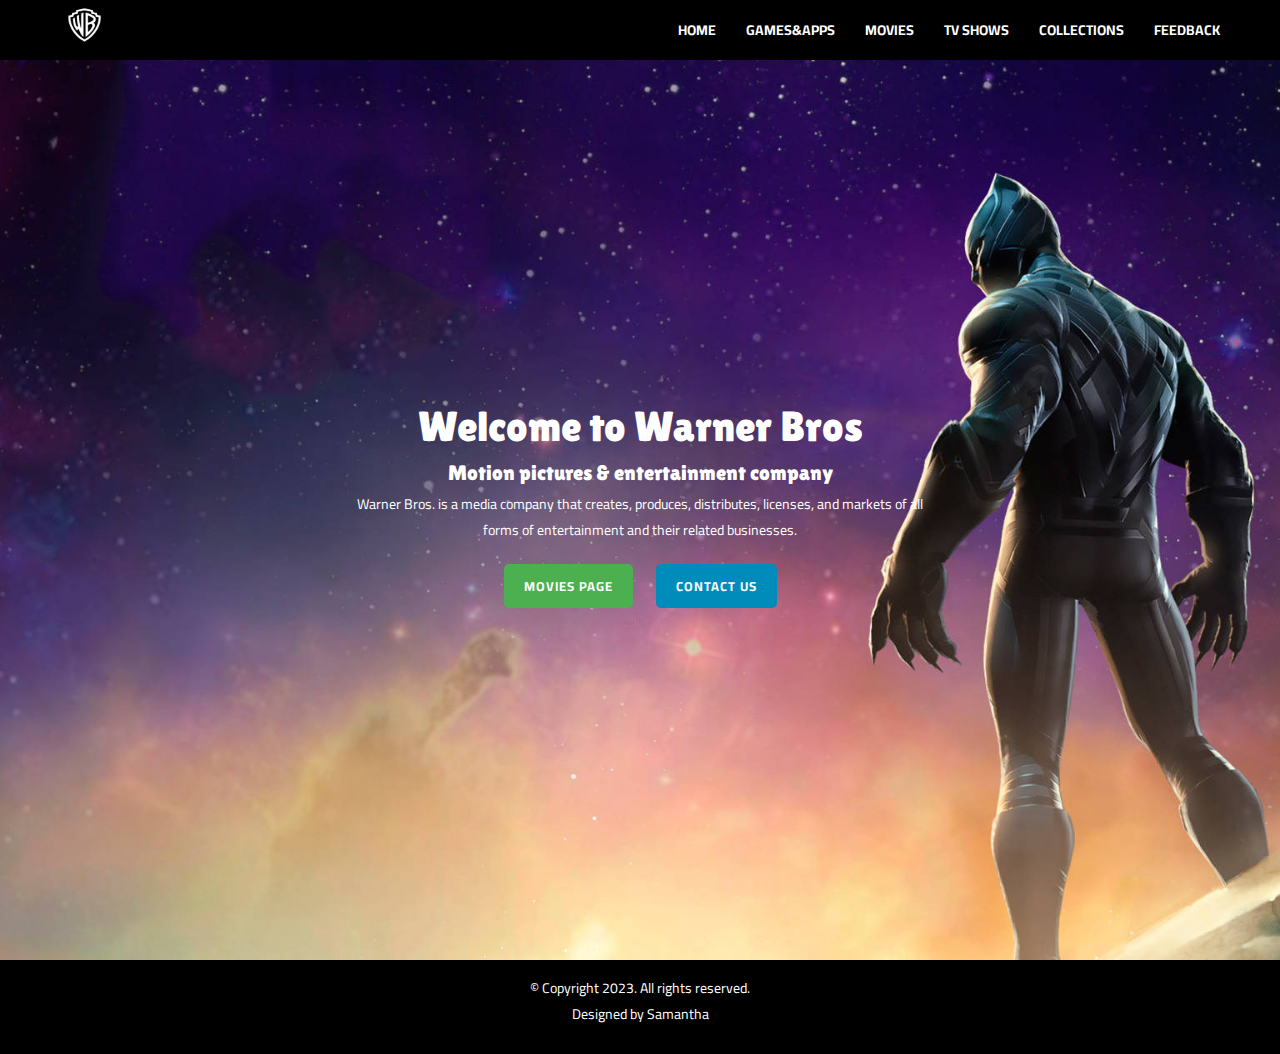
<file: index.html>
<!DOCTYPE html>
<html lang="en">
<head>
    <meta charset="UTF-8">
    <meta http-equiv="X-UA-Compatible" content="IE=edge">
    <meta name="viewport" content="width=device-width, initial-scale=1.0">
    <title>Warner Bros</title>

    <!--Favicon-->
    <link rel="shortcut icon" href="images/warner-bros-logo.png" type="image/x-icon">

    <!-- GOOGLE FONTS -->
    <link rel="preconnect" href="https://fonts.gstatic.com">
    <link href="https://fonts.googleapis.com/css2?family=Cairo:wght@200;300;400;600;700;900&display=swap" rel="stylesheet">

    <link rel="preconnect" href="https://fonts.googleapis.com">
    <link rel="preconnect" href="https://fonts.gstatic.com" crossorigin>
    <link href="https://fonts.googleapis.com/css2?family=Lilita+One&display=swap" rel="stylesheet">

    <!-- OWL CAROUSEL -->
    <link rel="stylesheet" href="https://cdnjs.cloudflare.com/ajax/libs/OwlCarousel2/2.3.4/assets/owl.carousel.min.css" integrity="sha512-tS3S5qG0BlhnQROyJXvNjeEM4UpMXHrQfTGmbQ1gKmelCxlSEBUaxhRBj/EFTzpbP4RVSrpEikbmdJobCvhE3g==" crossorigin="anonymous" />

    <!-- BOX ICONS -->
    <link href='https://unpkg.com/boxicons@2.0.7/css/boxicons.min.css' rel='stylesheet'>

    <!-- APP CSS -->
    <link rel="stylesheet" href="grid.css">
    <link rel="stylesheet" href="app.css">


    <style>
        
        main{
            width: 100%;
            height: 100vh;
            animation: slider 150 infinite linear;
            background-repeat: no-repeat;
            background-size: cover;
        }
   

        main{
            width: 100%;
            height: 100vh;
            display: flex;
            justify-content: center;
            align-items: center;
            text-align: center;
        }
        section a{
            padding: 12px 30px;
            border-radius: 4px;
            outline: none;
            text-transform: uppercase;
            font-size: 13px;
            font-weight: 500;
            text-decoration: none;
            letter-spacing: 1px;
            background: #fff;
            color: #000;

        }

        h1 {
        font-family: "Lilita One", sans-serif;
        font-weight: 400;
        font-style: normal;
        font-size: 3em;
        margin-bottom: 2%;
        }
        h2{
            font-family: "Lilita One", sans-serif;
        font-weight: 400;
        font-style: normal;
        }
        p{
            margin-top: 1%;
            margin-bottom: 2%;
        }
    </style>
</head>

<body>

    <!-- NAV -->
    <div class="nav-wrapper">
        <div class="container">
            <div class="nav">
                <a href="index.html" class="logo">
                    <img src="images/warner-bros-logo.jpg" alt="" height="50" style="margin-top: 6px;">
                </a>
                <ul class="nav-menu" id="nav-menu">
                    <li><a href="index.html">Home</a></li>
                    <li><a href="games&apps page.html">Games&Apps</a></li>
                    <li><a href="movies page.html">Movies</a></li>
                    <li><a href="tv shows page.html">TV Shows</a></li>
                    <li><a href="collections page.html">Collections</a></li>
                    <li><a href="Feedback page.html">Feedback</a></li>
                </ul>
                <!-- MOBILE MENU TOGGLE -->
                <div class="hamburger-menu" id="hamburger-menu">
                    <div class="hamburger"></div>
                </div>
            </div>
        </div>
    </div>
    <!-- END NAV -->

    <main style="background-image: url(images/black-panther_bg.jpg); background-size: cover;">
        <section class="welcome">
        <h1 st>Welcome to Warner Bros</h1>
        <h2>Motion pictures &<span class="header"> entertainment company </span></h2>
            <P>Warner Bros. is a media company that creates, produces, distributes, licenses, and markets of all <br>
               forms of entertainment and their related businesses.</P> 
                <a href="movies page.html" class="btnone">movies page</a>
                <a href="Feedback page.html" class="btntwo">Contact us</a>
        </section>
    </main>

    <section class="footer">
        <p> &copy; Copyright 2023. All rights reserved. <br> Designed by Samantha</p>
    </section>  

    <!-- SCRIPT -->
    <!-- JQUERY -->
    <script src="https://code.jquery.com/jquery-3.6.0.min.js" integrity="sha256-/xUj+3OJU5yExlq6GSYGSHk7tPXikynS7ogEvDej/m4=" crossorigin="anonymous"></script>
    <!-- OWL CAROUSEL -->
    <script src="https://cdnjs.cloudflare.com/ajax/libs/OwlCarousel2/2.3.4/owl.carousel.min.js" integrity="sha512-bPs7Ae6pVvhOSiIcyUClR7/q2OAsRiovw4vAkX+zJbw3ShAeeqezq50RIIcIURq7Oa20rW2n2q+fyXBNcU9lrw==" crossorigin="anonymous"></script>
    <!-- APP SCRIPT -->
    <script src="app.js"></script>

</body>

</html>
</file>
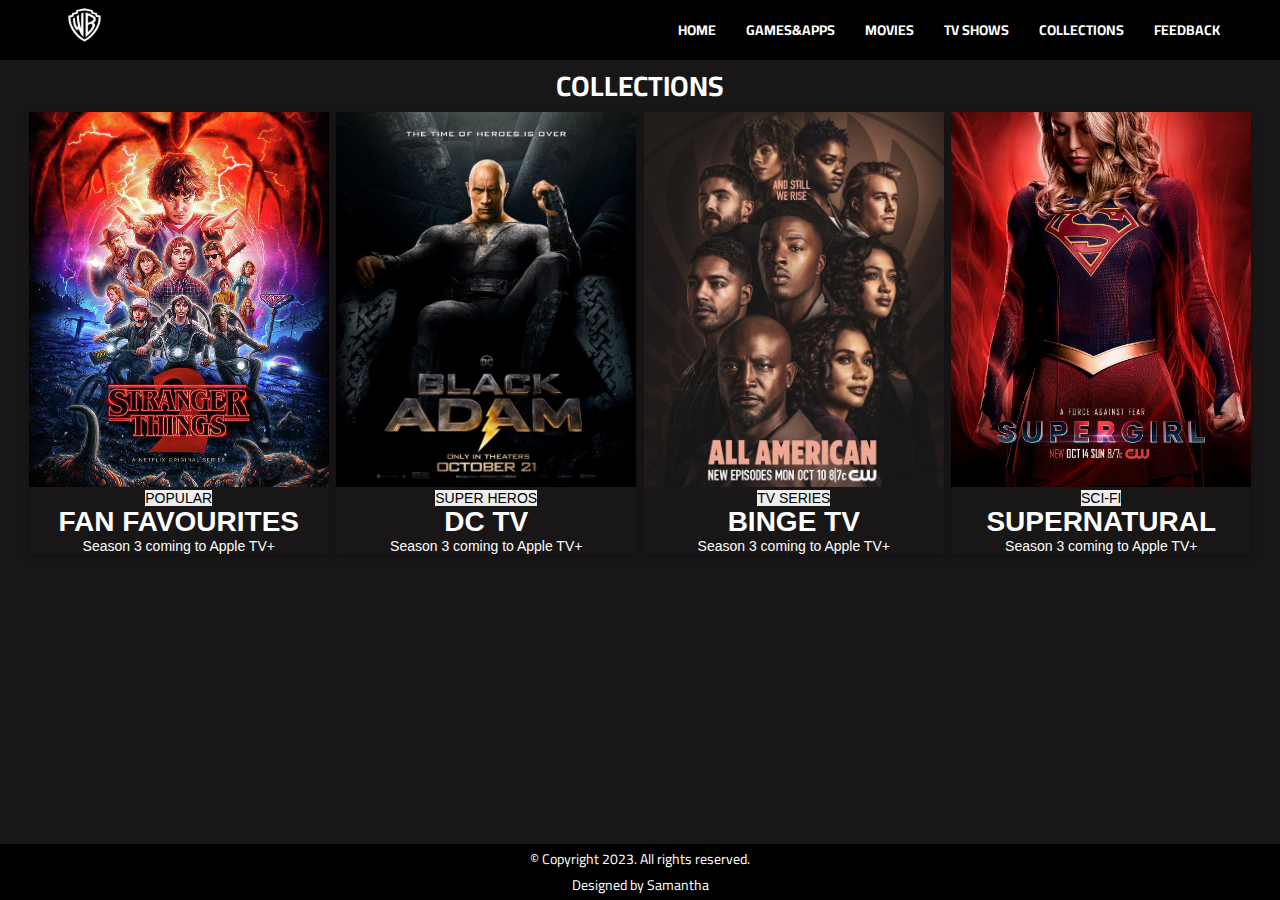
<file: collections page.html>
<!DOCTYPE html>
<html lang="en">

<head>
    <meta charset="UTF-8">
    <meta http-equiv="X-UA-Compatible" content="IE=edge">
    <meta name="viewport" content="width=device-width, initial-scale=1.0">
    <title>Warner Bros</title>

    <!--Favicon-->
    <link rel="shortcut icon" href="images/warner-bros-logo.png" type="image/x-icon">

    <!-- GOOGLE FONTS -->
    <link rel="preconnect" href="https://fonts.gstatic.com">
    <link href="https://fonts.googleapis.com/css2?family=Cairo:wght@200;300;400;600;700;900&display=swap" rel="stylesheet">
    <!-- OWL CAROUSEL -->
    <link rel="stylesheet" href="https://cdnjs.cloudflare.com/ajax/libs/OwlCarousel2/2.3.4/assets/owl.carousel.min.css" integrity="sha512-tS3S5qG0BlhnQROyJXvNjeEM4UpMXHrQfTGmbQ1gKmelCxlSEBUaxhRBj/EFTzpbP4RVSrpEikbmdJobCvhE3g==" crossorigin="anonymous" />
    <!-- BOX ICONS -->
    <link href='https://unpkg.com/boxicons@2.0.7/css/boxicons.min.css' rel='stylesheet'>
    <!-- APP CSS -->
    <link rel="stylesheet" href="grid.css">
    <link rel="stylesheet" href="app.css">

    <style>
        h1{
            text-align: center;
        }

        .card {
          box-shadow: 0 4px 8px 0 rgba(0, 0, 0, 0.2);
          max-width: 300px;
          margin: auto;
          text-align: center;
          font-family: arial;
        }
        
        .card button {
          border: none;
          outline: 0;
          padding: 12px;
          color: white;
          background-color: #000;
          text-align: center;
          cursor: pointer;
          width: 100%;
          font-size: 18px;
        }
        
        .card button:hover {
          opacity: 0.7;
        }

        .card span {
            color: #000;
            background-color: rgb(238, 238, 238);
        }

        .footer{
            position: fixed;
            left: 0;
            bottom: 0;
            width: 100%;
            text-align: center;
        }
        </style>
</head>

<body>

    <!-- NAV -->
    <div class="nav-wrapper">
        <div class="container">
            <div class="nav">
                <a href="index.html" class="logo">
                    <img src="images/warner-bros-logo.jpg" alt="" height="50" style="margin-top: 6px;">
                </a>
                <ul class="nav-menu" id="nav-menu">
                    <li><a href="index.html">Home</a></li>
                    <li><a href="games&apps page.html">Games&Apps</a></li>
                    <li><a href="movies page.html">Movies</a></li>
                    <li><a href="tv shows page.html">TV Shows</a></li>
                    <li><a href="collections page.html">Collections</a></li>
                    <li><a href="Feedback page.html">Feedback</a></li>
                </ul>
                <!-- MOBILE MENU TOGGLE -->
                <div class="hamburger-menu" id="hamburger-menu">
                    <div class="hamburger"></div>
                </div>
            </div>
        </div>
    </div>
    <!-- END NAV -->

<!--COLLECTION START-->
<section>
    <h1 style="font-weight: bolder;">COLLECTIONS</h1>
    <div class="container">
        <div class="row"> 
        <div class="card">
            <img src="images/series/stranger-thing.jpg" alt="" style="width:100%">
                <span>POPULAR</span>
                <h1>FAN FAVOURITES</h1>
                <p>Season 3 coming to Apple TV+</p>
        </div>
        <div class="card">
            <img src="images/series/black adam.jpg" alt="" style="width:100%">
                <span>SUPER HEROS</span>
                <h1>DC TV</h1>
                <p>Season 3 coming to Apple TV+</p>
        </div>
        <div class="card">
            <img src="images/series/all american.jpg" alt="" style="width:100%">
                <span>TV SERIES</span>
                <h1>BINGE TV</h1>
                <p>Season 3 coming to Apple TV+</p>
        </div>
        <div class="card">
            <img src="images/series/supergirl.jpg" alt="" style="width:100%">
                <span>SCI-FI</span>
                <h1>SUPERNATURAL</h1>
                <p>Season 3 coming to Apple TV+</p>
        </div>
        </div>
    </div>
</section>
<!-- COLLECTION END -->

<!-- FOOTER SECTION -->
    <section class="footer">
        <p> &copy; Copyright 2023. All rights reserved. <br> Designed by Samantha</p>
    </section>  
<!-- END FOOTER SECTION -->

    <!-- SCRIPT -->
    <!-- JQUERY -->
    <script src="https://code.jquery.com/jquery-3.6.0.min.js" integrity="sha256-/xUj+3OJU5yExlq6GSYGSHk7tPXikynS7ogEvDej/m4=" crossorigin="anonymous"></script>
    <!-- OWL CAROUSEL -->
    <script src="https://cdnjs.cloudflare.com/ajax/libs/OwlCarousel2/2.3.4/owl.carousel.min.js" integrity="sha512-bPs7Ae6pVvhOSiIcyUClR7/q2OAsRiovw4vAkX+zJbw3ShAeeqezq50RIIcIURq7Oa20rW2n2q+fyXBNcU9lrw==" crossorigin="anonymous"></script>
    <!-- APP SCRIPT -->
    <script src="app.js"></script>

</body>

</html>
</file>
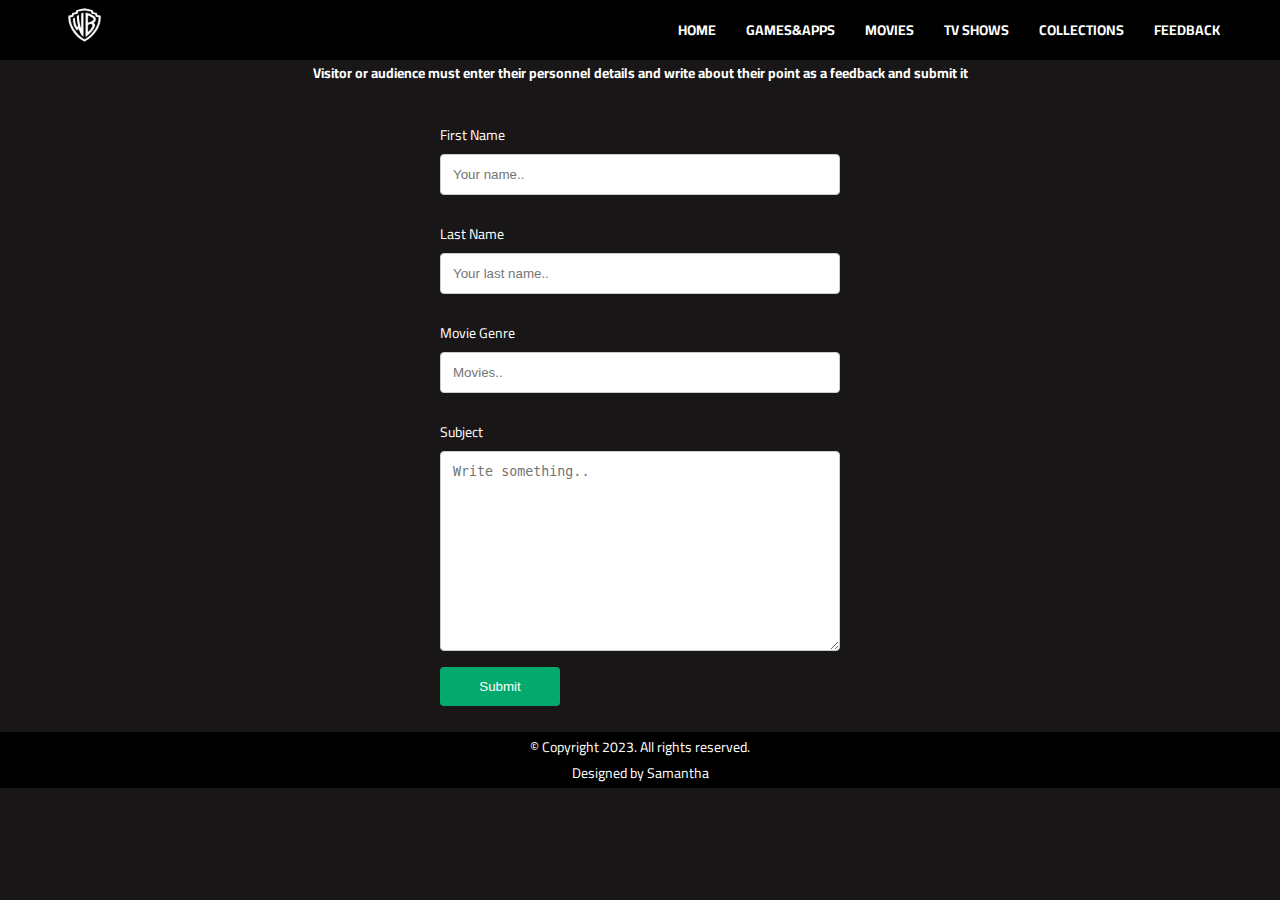
<file: Feedback page.html>
<!DOCTYPE html>
<html lang="en">

<head>
    <meta charset="UTF-8">
    <meta http-equiv="X-UA-Compatible" content="IE=edge">
    <meta name="viewport" content="width=device-width, initial-scale=1.0">
    <title>
        Warner Bros.
    </title>

      <!--Favicon-->
      <link rel="shortcut icon" href="images/warner-bros-logo.png" type="image/x-icon">

    <!-- GOOGLE FONTS -->
    <link rel="preconnect" href="https://fonts.gstatic.com">
    <link href="https://fonts.googleapis.com/css2?family=Cairo:wght@200;300;400;600;700;900&display=swap" rel="stylesheet">
    <!-- OWL CAROUSEL -->
    <link rel="stylesheet" href="https://cdnjs.cloudflare.com/ajax/libs/OwlCarousel2/2.3.4/assets/owl.carousel.min.css" integrity="sha512-tS3S5qG0BlhnQROyJXvNjeEM4UpMXHrQfTGmbQ1gKmelCxlSEBUaxhRBj/EFTzpbP4RVSrpEikbmdJobCvhE3g==" crossorigin="anonymous" />
    <!-- BOX ICONS -->
    <link href='https://unpkg.com/boxicons@2.0.7/css/boxicons.min.css' rel='stylesheet'>
    <!-- APP CSS -->
    <link rel="stylesheet" href="grid.css">
    <link rel="stylesheet" href="app.css">

    <style>
        /* Form Styles */
        input[type=text], select, textarea {
            width: 100%; /* Full width */
            padding: 12px; /* Some padding */ 
            border: 1px solid #ccc; /* Gray border */
            border-radius: 4px; /* Rounded borders */
            box-sizing: border-box; /* Make sure that padding and width stays in place */
            margin-top: 6px; /* Add a top margin */
            margin-bottom: 16px; /* Bottom margin */
            resize: vertical /* Allow the user to vertically resize the textarea (not horizontally) */
        }
        
        /* Style the submit button with a specific background color etc */
        input[type=submit] {
            background-color: #04AA6D;
            color: white;
            padding: 12px 20px;
            border: none;
            border-radius: 4px;
            cursor: pointer;
        }
        </style>
</head>

<body>

    <!-- NAV -->
    <div class="nav-wrapper">
        <div class="container">
            <div class="nav">
                <a href="index.html" class="logo">
                    <img src="images/warner-bros-logo.jpg" alt="" height="50" style="margin-top: 6px;">
                </a>
                <ul class="nav-menu" id="nav-menu">
                    <li><a href="index.html">Home</a></li>
                    <li><a href="games&apps page.html">Games&Apps</a></li>
                    <li><a href="movies page.html">Movies</a></li>
                    <li><a href="tv shows page.html">TV Shows</a></li>
                    <li><a href="collections page.html">Collections</a></li>
                    <li><a href="Feedback page.html">Feedback</a></li>
                </ul>
                <!-- MOBILE MENU TOGGLE -->
                <div class="hamburger-menu" id="hamburger-menu">
                    <div class="hamburger"></div>
                </div>
            </div>
        </div>
    </div>
    <!-- END NAV -->

<!--TV SHOWS START-->
<section>
    <h4 style="text-align: center;">Visitor or audience must enter their personnel details and write about their point as a feedback and submit it</h4><br>
    <div class="container-form">
        <form action="index.html">
      
          <label for="fname">First Name</label>
          <input type="text" id="fname" name="firstname" placeholder="Your name..">
      
          <label for="lname">Last Name</label>
          <input type="text" id="lname" name="lastname" placeholder="Your last name..">

          <label for="lname">Movie Genre</label>
          <input type="text" id="lname" name="lastname" placeholder="Movies..">
    
      
          <label for="subject">Subject</label>
          <textarea id="subject" name="subject" placeholder="Write something.." style="height:200px"></textarea>
      
          <input type="submit" value="Submit">
      
        </form>
      </div>
</section><br>
<!-- TV SHOWS END -->

<!-- FOOTER SECTION -->
    <section class="footer">
        <p> &copy; Copyright 2023. All rights reserved. <br> Designed by Samantha</p>
    </section>  
<!-- END FOOTER SECTION -->

    <!-- SCRIPT -->
    <!-- JQUERY -->
    <script src="https://code.jquery.com/jquery-3.6.0.min.js" integrity="sha256-/xUj+3OJU5yExlq6GSYGSHk7tPXikynS7ogEvDej/m4=" crossorigin="anonymous"></script>
    <!-- OWL CAROUSEL -->
    <script src="https://cdnjs.cloudflare.com/ajax/libs/OwlCarousel2/2.3.4/owl.carousel.min.js" integrity="sha512-bPs7Ae6pVvhOSiIcyUClR7/q2OAsRiovw4vAkX+zJbw3ShAeeqezq50RIIcIURq7Oa20rW2n2q+fyXBNcU9lrw==" crossorigin="anonymous"></script>
    <!-- APP SCRIPT -->
    <script src="app.js"></script>

</body>

</html>
</file>
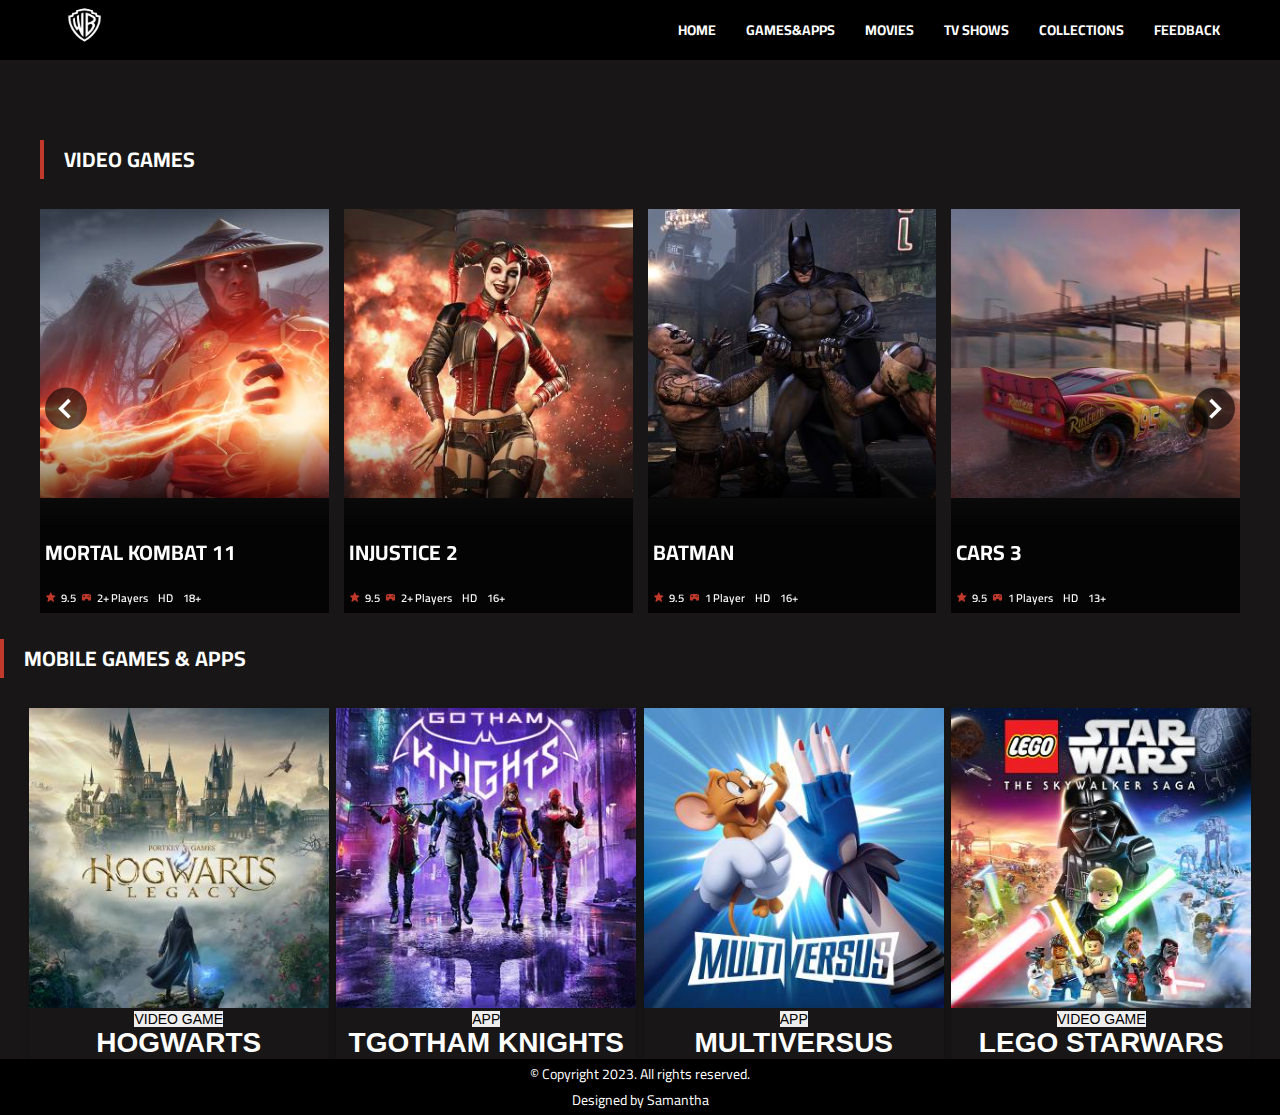
<file: games&apps page.html>
<!DOCTYPE html>
<html lang="en">

<head>
    <meta charset="UTF-8">
    <meta http-equiv="X-UA-Compatible" content="IE=edge">
    <meta name="viewport" content="width=device-width, initial-scale=1.0">
    <title>Warner Bros</title>

    <!--Favicon-->
    <link rel="shortcut icon" href="images/warner-bros-logo.png" type="image/x-icon">

    <!-- GOOGLE FONTS -->
    <link rel="preconnect" href="https://fonts.gstatic.com">
    <link href="https://fonts.googleapis.com/css2?family=Cairo:wght@200;300;400;600;700;900&display=swap" rel="stylesheet">
    <!-- OWL CAROUSEL -->
    <link rel="stylesheet" href="https://cdnjs.cloudflare.com/ajax/libs/OwlCarousel2/2.3.4/assets/owl.carousel.min.css" integrity="sha512-tS3S5qG0BlhnQROyJXvNjeEM4UpMXHrQfTGmbQ1gKmelCxlSEBUaxhRBj/EFTzpbP4RVSrpEikbmdJobCvhE3g==" crossorigin="anonymous" />
    <!-- BOX ICONS -->
    <link href='https://unpkg.com/boxicons@2.0.7/css/boxicons.min.css' rel='stylesheet'>
    <!-- APP CSS -->
    <link rel="stylesheet" href="grid.css">
    <link rel="stylesheet" href="app.css">

    <style>
        h1{
            text-align: center;
        }

        .card {
          box-shadow: 0 4px 8px 0 rgba(0, 0, 0, 0.2);
          max-width: 300px;
          margin: auto;
          text-align: center;
          font-family: arial;
        }
        
        .card button {
          border: none;
          outline: 0;
          padding: 12px;
          color: white;
          background-color: #000;
          text-align: center;
          cursor: pointer;
          width: 100%;
          font-size: 18px;
        }
        
        .card button:hover {
          opacity: 0.7;
        }

        .card span {
            color: #000;
            background-color: rgb(238, 238, 238);
        }
        </style>
</head>

<body>

    <!-- NAV -->
    <div class="nav-wrapper">
        <div class="container">
            <div class="nav">
                <a href="index.html" class="logo">
               
                    <img src="images/warner-bros-logo.jpg" alt="" height="50" style="margin-top: 6px;">
                </a>
                <ul class="nav-menu" id="nav-menu">
                    <li><a href="index.html">Home</a></li>
                    <li><a href="games&apps page.html">Games&Apps</a></li>
                    <li><a href="movies page.html">Movies</a></li>
                    <li><a href="tv shows page.html">TV Shows</a></li>
                    <li><a href="collections page.html">Collections</a></li>
                    <li><a href="Feedback page.html">Feedback</a></li>
                </ul>
                <!-- MOBILE MENU TOGGLE -->
                <div class="hamburger-menu" id="hamburger-menu">
                    <div class="hamburger"></div>
                </div>
            </div>
        </div>
    </div>
    <!-- END NAV -->

<!--TV SHOWS START-->
<section>
<!-- LATEST MOVIES SECTION -->
        <div class="section">
            <div class="container">
                <div class="section-header">
                    VIDEO GAMES
                </div>
                <div class="movies-slide carousel-nav-center owl-carousel">
                    <!-- MOVIE ITEM -->
                    <a href="#" class="movie-item">
                        <img src="./images/cartoons/mortal kombat 11.jpg" alt="">
                        <div class="movie-item-content">
                            <div class="movie-item-title">
                                MORTAL KOMBAT 11
                            </div>
                            <div class="movie-infos">
                                <div class="movie-info">
                                    <i class="bx bxs-star"></i>
                                    <span>9.5</span>
                                </div>
                                <div class="movie-info">
                                    <i class="bx bxs-joystick"></i>
                                    <span>2+ Players</span>
                                </div>
                                <div class="movie-info">
                                    <span>HD</span>
                                </div>
                                <div class="movie-info">
                                    <span>18+</span>
                                </div>
                            </div>
                        </div>
                    </a>
                    <!-- END MOVIE ITEM -->
                    <!-- MOVIE ITEM -->
                    <a href="#" class="movie-item">
                        <img src="./images/cartoons/injustice 2.jpg" alt="">
                        <div class="movie-item-content">
                            <div class="movie-item-title">
                                INJUSTICE 2
                            </div>
                            <div class="movie-infos">
                                <div class="movie-info">
                                    <i class="bx bxs-star"></i>
                                    <span>9.5</span>
                                </div>
                                <div class="movie-info">
                                    <i class="bx bxs-joystick"></i>
                                    <span>2+ Players</span>
                                </div>
                                <div class="movie-info">
                                    <span>HD</span>
                                </div>
                                <div class="movie-info">
                                    <span>16+</span>
                                </div>
                            </div>
                        </div>
                    </a>
                    <!-- END MOVIE ITEM -->
                    <!-- MOVIE ITEM -->
                    <a href="#" class="movie-item">
                        <img src="./images/cartoons/batman.jpg" alt="">
                        <div class="movie-item-content">
                            <div class="movie-item-title">
                                BATMAN
                            </div>
                            <div class="movie-infos">
                                <div class="movie-info">
                                    <i class="bx bxs-star"></i>
                                    <span>9.5</span>
                                </div>
                                <div class="movie-info">
                                    <i class="bx bxs-joystick"></i>
                                    <span>1 Player</span>
                                </div>
                                <div class="movie-info">
                                    <span>HD</span>
                                </div>
                                <div class="movie-info">
                                    <span>16+</span>
                                </div>
                            </div>
                        </div>
                    </a>
                    <!-- END MOVIE ITEM -->
                    <!-- MOVIE ITEM -->
                    <a href="#" class="movie-item">
                        <img src="./images/cartoons/cars 3.jpg" alt="">
                        <div class="movie-item-content">
                            <div class="movie-item-title">
                                CARS 3
                            </div>
                            <div class="movie-infos">
                                <div class="movie-info">
                                    <i class="bx bxs-star"></i>
                                    <span>9.5</span>
                                </div>
                                <div class="movie-info">
                                    <i class="bx bxs-joystick"></i>
                                    <span>1 Players</span>
                                </div>
                                <div class="movie-info">
                                    <span>HD</span>
                                </div>
                                <div class="movie-info">
                                    <span>13+</span>
                                </div>
                            </div>
                        </div>
                    </a>
                    <!-- END MOVIE ITEM -->
                    <!-- MOVIE ITEM -->
                    <a href="#" class="movie-item">
                        <img src="./images/cartoons/MK XL.jpg" alt="">
                        <div class="movie-item-content">
                            <div class="movie-item-title">
                                MORTAL KOMBAT XL
                            </div>
                            <div class="movie-infos">
                                <div class="movie-info">
                                    <i class="bx bxs-star"></i>
                                    <span>9.5</span>
                                </div>
                                <div class="movie-info">
                                    <i class="bx bxs-joystick"></i>
                                    <span>2 Players</span>
                                </div>
                                <div class="movie-info">
                                    <span>HD</span>
                                </div>
                                <div class="movie-info">
                                    <span>18+</span>
                                </div>
                            </div>
                        </div>
                    </a>
                    <!-- END MOVIE ITEM -->
                    <!-- MOVIE ITEM -->
                    <a href="#" class="movie-item">
                        <img src="./images/cartoons/GOT.jpg" alt="">
                        <div class="movie-item-content">
                            <div class="movie-item-title">
                                GAME OF THRONES
                            </div>
                            <div class="movie-infos">
                                <div class="movie-info">
                                    <i class="bx bxs-star"></i>
                                    <span>9.5</span>
                                </div>
                                <div class="movie-info">
                                    <i class="bx bxs-joystick"></i>
                                    <span>2+ Players</span>
                                </div>
                                <div class="movie-info">
                                    <span>HD</span>
                                </div>
                                <div class="movie-info">
                                    <span>16+</span>
                                </div>
                            </div>
                        </div>
                    </a>
                    <!-- END MOVIE ITEM -->
                    <!-- MOVIE ITEM -->
                    <a href="#" class="movie-item">
                        <img src="./images/cartoons/middle earth.jpg" alt="">
                        <div class="movie-item-content">
                            <div class="movie-item-title">
                                MIDDLE EARTH
                            </div>
                            <div class="movie-infos">
                                <div class="movie-info">
                                    <i class="bx bxs-star"></i>
                                    <span>9.5</span>
                                </div>
                                <div class="movie-info">
                                    <i class="bx bxs-joystick"></i>
                                    <span>1 Player</span>
                                </div>
                                <div class="movie-info">
                                    <span>HD</span>
                                </div>
                                <div class="movie-info">
                                    <span>18+</span>
                                </div>
                            </div>
                        </div>
                    </a>
                    <!-- END MOVIE ITEM -->
                </div>
            </div>
        </div>

<br>
<!-- END LATEST MOVIES SECTION -->

    <h1 class="section-header">MOBILE GAMES & APPS</h1>
    <div class="container">
        <div class="row"> 
        <div class="card">
            <img src="images/cartoons/hogwarts.jpg" alt="" style="width:100%">
                <span>VIDEO GAME</span>
                <h1>HOGWARTS</h1>
        </div>
        <div class="card">
            <img src="images/cartoons/gotham.jpg" alt="" style="width:100%">
                <span>APP</span>
                <h1>TGOTHAM KNIGHTS</h1>
        </div>
        <div class="card">
            <img src="images/cartoons/multiversus.jpg" alt="" style="width:100%">
                <span>APP</span>
                <h1>MULTIVERSUS</h1>
        </div>
        <div class="card">
            <img src="images/cartoons/lego.jpg" alt="" style="width:100%">
                <span>VIDEO GAME</span>
                <h1>LEGO STARWARS</h1>
        </div>
        </div>
    </div>
</section>
<!-- TV SHOWS END -->

    <!-- FOOTER SECTION -->
    <section class="footer">
        <p> &copy; Copyright 2023. All rights reserved. <br> Designed by Samantha</p>
    </section>  
    <!-- END FOOTER SECTION -->

    <!-- SCRIPT -->
    <!-- JQUERY -->
    <script src="https://code.jquery.com/jquery-3.6.0.min.js" integrity="sha256-/xUj+3OJU5yExlq6GSYGSHk7tPXikynS7ogEvDej/m4=" crossorigin="anonymous"></script>
    <!-- OWL CAROUSEL -->
    <script src="https://cdnjs.cloudflare.com/ajax/libs/OwlCarousel2/2.3.4/owl.carousel.min.js" integrity="sha512-bPs7Ae6pVvhOSiIcyUClR7/q2OAsRiovw4vAkX+zJbw3ShAeeqezq50RIIcIURq7Oa20rW2n2q+fyXBNcU9lrw==" crossorigin="anonymous"></script>
    <!-- APP SCRIPT -->
    <script src="app.js"></script>

</body>

</html>
</file>
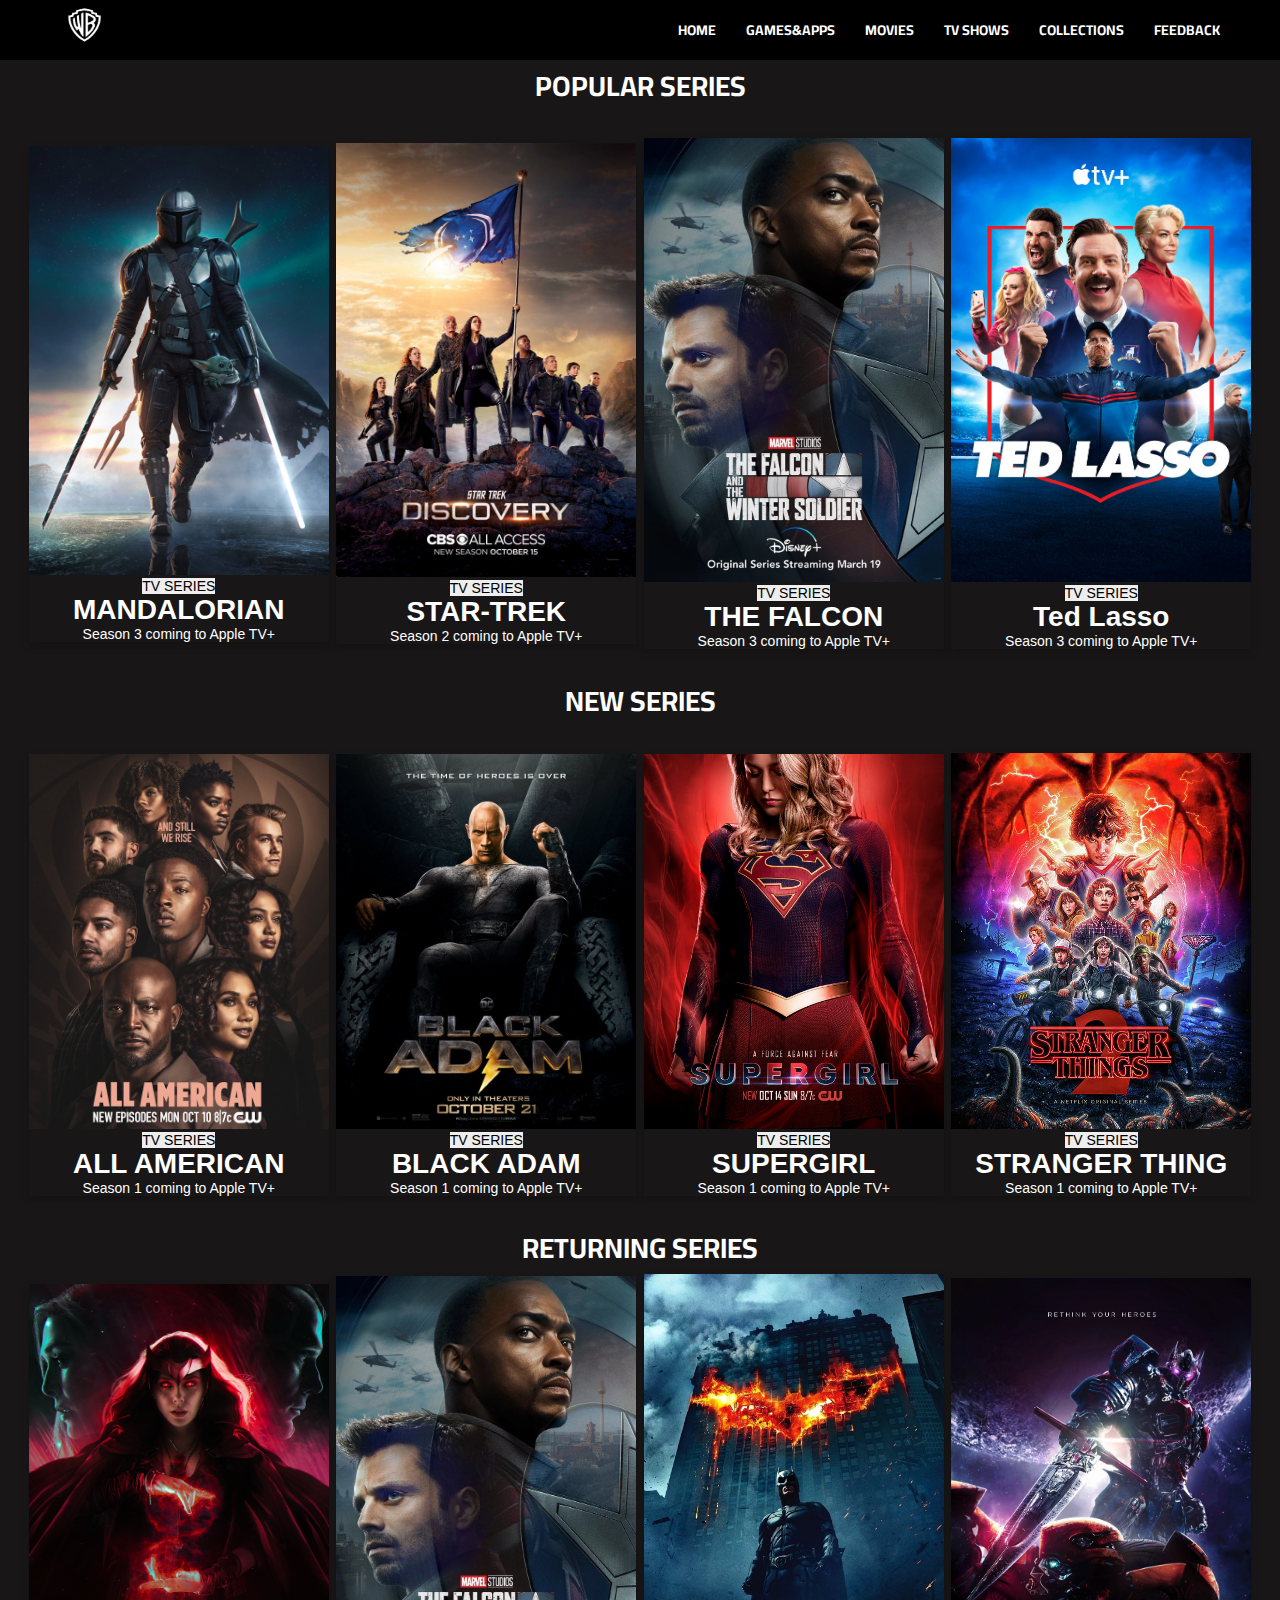
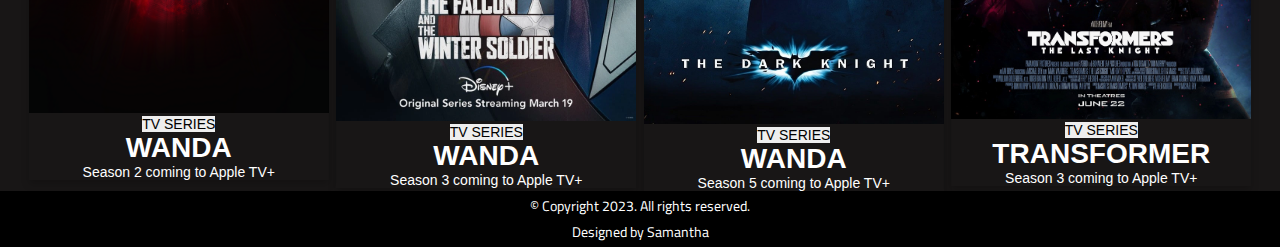
<file: tv shows page.html>
<!DOCTYPE html>
<html lang="en">

<head>
    <meta charset="UTF-8">
    <meta http-equiv="X-UA-Compatible" content="IE=edge">
    <meta name="viewport" content="width=device-width, initial-scale=1.0">
    <title>
        Warner Bros.
    </title>

     <!--Favicon-->
     <link rel="shortcut icon" href="images/warner-bros-logo.png" type="image/x-icon">
    <!-- GOOGLE FONTS -->
    <link rel="preconnect" href="https://fonts.gstatic.com">
    <link href="https://fonts.googleapis.com/css2?family=Cairo:wght@200;300;400;600;700;900&display=swap" rel="stylesheet">
    <!-- OWL CAROUSEL -->
    <link rel="stylesheet" href="https://cdnjs.cloudflare.com/ajax/libs/OwlCarousel2/2.3.4/assets/owl.carousel.min.css" integrity="sha512-tS3S5qG0BlhnQROyJXvNjeEM4UpMXHrQfTGmbQ1gKmelCxlSEBUaxhRBj/EFTzpbP4RVSrpEikbmdJobCvhE3g==" crossorigin="anonymous" />
    <!-- BOX ICONS -->
    <link href='https://unpkg.com/boxicons@2.0.7/css/boxicons.min.css' rel='stylesheet'>
    <!-- APP CSS -->
    <link rel="stylesheet" href="grid.css">
    <link rel="stylesheet" href="app.css">

    <style>
        h1{
            text-align: center;
        }

        .card {
          box-shadow: 0 4px 8px 0 rgba(0, 0, 0, 0.2);
          max-width: 300px;
          margin: auto;
          text-align: center;
          font-family: arial;
        }

        .card button {
          border: none;
          outline: 0;
          padding: 12px;
          color: white;
          background-color: #000;
          text-align: center;
          cursor: pointer;
          width: 100%;
          font-size: 18px;
        }
        
        .card button:hover {
          opacity: 0.7;
        }

        .card span {
            color: #000;
            background-color: rgb(238, 238, 238);
        }
        </style>
</head>

<body>

    <!-- NAV -->
    <div class="nav-wrapper">
        <div class="container">
            <div class="nav">
                <a href="index.html" class="logo">
                    <img src="images/warner-bros-logo.jpg" alt="" height="50" style="margin-top: 6px;">
                </a>
                <ul class="nav-menu" id="nav-menu">
                    <li><a href="index.html">Home</a></li>
                    <li><a href="games&apps page.html">Games&Apps</a></li>
                    <li><a href="movies page.html">Movies</a></li>
                    <li><a href="tv shows page.html">TV Shows</a></li>
                    <li><a href="collections page.html">Collections</a></li>
                    <li><a href="Feedback page.html">Feedback</a></li>
                </ul>
                <!-- MOBILE MENU TOGGLE -->
                <div class="hamburger-menu" id="hamburger-menu">
                    <div class="hamburger"></div>
                </div>
            </div>
        </div>
    </div>
    <!-- END NAV -->

<!--TV SHOWS START-->
<section>
    <h1>POPULAR SERIES</h1>
<br>
    <div class="container">
        <div class="row"> 
            <div class="card">
                <img src="images/series/mandalorian.jpg" alt="" style="width:100%">
                    <span>TV SERIES</span>
                    <h1>MANDALORIAN</h1>
                    <p>Season 3 coming to Apple TV+</p>
            </div>
            <div class="card">
                <img src="images/series/start-trek.jpeg" alt="" style="width:100%">
                    <span>TV SERIES</span>
                    <h1>STAR-TREK</h1>
                    <p>Season 2 coming to Apple TV+</p>
            </div>
            <div class="card">
                <img src="images/series/the-falcon.webp" alt="" style="width:100%">
                    <span>TV SERIES</span>
                    <h1>THE FALCON</h1>
                    <p>Season 3 coming to Apple TV+</p>
            </div>
            <div class="card">
                <img src="images/Ted Lasso.jpg" alt="" style="width:100%">
                    <span>TV SERIES</span>
                    <h1>Ted Lasso</h1>
                    <p>Season 3 coming to Apple TV+</p>
            </div>
        </div>
    </div>
<br>
    <h1>NEW SERIES</h1>
<br>
    <div class="container">
        <div class="row"> 
        <div class="card">
            <img src="images/series/all american.jpg" alt="" style="width:100%">
                <span>TV SERIES</span>
                <h1>ALL AMERICAN</h1>
                <p>Season 1 coming to Apple TV+</p>
        </div>
        <div class="card">
            <img src="images/series/black adam.jpg" alt="" style="width:100%">
                <span>TV SERIES</span>
                <h1>BLACK ADAM</h1>
                <p>Season 1 coming to Apple TV+</p>
        </div>
        <div class="card">
            <img src="images/series/supergirl.jpg" alt="" style="width:100%">
                <span>TV SERIES</span>
                <h1>SUPERGIRL</h1>
                <p>Season 1 coming to Apple TV+</p>
        </div>
        <div class="card">
            <img src="images/series/stranger-thing.jpg" alt="" style="width:100%">
                <span>TV SERIES</span>
                <h1>STRANGER THING</h1>
                <p>Season 1 coming to Apple TV+</p>
        </div>

        </div>
    </div>
<br>
    <h1>RETURNING SERIES</h1>
    <div class="container">
        <div class="row"> 
        <div class="card">
            <img src="images/series/wanda.png" alt="" style="width:100%">
                <span>TV SERIES</span>
                <h1>WANDA</h1>
                <p>Season 2 coming to Apple TV+</p>
        </div>
        <div class="card">
            <img src="images/series/the-falcon.webp" alt="" style="width:100%">
                <span>TV SERIES</span>
                <h1>WANDA</h1>
                <p>Season 3 coming to Apple TV+</p>
        </div>
        <div class="card">
            <img src="images/movies/bat-man.jpg" alt="" style="width:100%">
                <span>TV SERIES</span>
                <h1>WANDA</h1>
                <p>Season 5 coming to Apple TV+</p>
        </div>
        <div class="card">
            <img src="images/movies/transformer.jpg" alt="" style="width:100%">
                <span>TV SERIES</span>
                <h1>TRANSFORMER</h1>
                <p>Season 3 coming to Apple TV+</p>
        </div>
        </div>
    </div>
</section>
<!-- TV SHOWS END -->

    <!-- FOOTER SECTION -->
    <section class="footer">
        <p> &copy; Copyright 2023. All rights reserved. <br> Designed by Samantha</p>
    </section>  
    <!-- END FOOTER SECTION -->

    <!-- SCRIPT -->
    <!-- JQUERY -->
    <script src="https://code.jquery.com/jquery-3.6.0.min.js" integrity="sha256-/xUj+3OJU5yExlq6GSYGSHk7tPXikynS7ogEvDej/m4=" crossorigin="anonymous"></script>
    <!-- OWL CAROUSEL -->
    <script src="https://cdnjs.cloudflare.com/ajax/libs/OwlCarousel2/2.3.4/owl.carousel.min.js" integrity="sha512-bPs7Ae6pVvhOSiIcyUClR7/q2OAsRiovw4vAkX+zJbw3ShAeeqezq50RIIcIURq7Oa20rW2n2q+fyXBNcU9lrw==" crossorigin="anonymous"></script>
    <!-- APP SCRIPT -->
    <script src="app.js"></script>

</body>

</html>
</file>
<file: grid.css>
.row {
    display: flex;
    flex-wrap: wrap;
    margin: 0 -15px;
}

[class*="col-"] {
    padding: 0 15px;
}

.col-1 {
    width: 8.33%;
}

.col-2 {
    width: 16.66%;
}

.col-3 {
    width: 25%;
}

.col-4 {
    width: 33.33%;
}

.col-5 {
    width: 41.66%;
}

.col-6 {
    width: 50%;
}

.col-7 {
    width: 58.33%;
}

.col-8 {
    width: 66.66%;
}

.col-9 {
    width: 75%;
}

.col-10 {
    width: 83.33%;
}

.col-11 {
    width: 91.66%;
}

.col-12 {
    width: 100%;
}

/* MEDIUM SCREEN */

@media only screen and (max-width: 1280px) {
    .col-md-1 {
        width: 8.33%;
    }

    .col-md-2 {
        width: 16.66%;
    }

    .col-md-3 {
        width: 25%;
    }

    .col-md-4 {
        width: 33.33%;
    }

    .col-md-5 {
        width: 41.66%;
    }

    .col-md-6 {
        width: 50%;
    }

    .col-md-7 {
        width: 58.33%;
    }

    .col-md-8 {
        width: 66.66%;
    }

    .col-md-9 {
        width: 75%;
    }

    .col-md-10 {
        width: 83.33%;
    }

    .col-md-11 {
        width: 91.66%;
    }

    .col-md-12 {
        width: 100%;
    }
}

/* SMALL SCREEN */

@media only screen and (max-width: 850px) {
    .col-sm-1 {
        width: 8.33%;
    }

    .col-sm-2 {
        width: 16.66%;
    }

    .col-sm-3 {
        width: 25%;
    }

    .col-sm-4 {
        width: 33.33%;
    }

    .col-sm-5 {
        width: 41.66%;
    }

    .col-sm-6 {
        width: 50%;
    }

    .col-sm-7 {
        width: 58.33%;
    }

    .col-sm-8 {
        width: 66.66%;
    }

    .col-sm-9 {
        width: 75%;
    }

    .col-sm-10 {
        width: 83.33%;
    }

    .col-sm-11 {
        width: 91.66%;
    }

    .col-sm-12 {
        width: 100%;
    }
}
</file>
<file: app.css>
:root {
    --main-color: #c0392b;
    --body-bg: #181616;
    --box-bg: #221f1f;
    --text-color: #ffffff;

    --nav-height: 60px;
    --space-top: 30px;
}

* {
    padding: 0;
    margin: 0;
    box-sizing: border-box;
}

html {
    font-size: 16px;
}

body {
    font-family: "Cairo", sans-serif;
    background-color: var(--body-bg);
    color: var(--text-color);
    padding-top: var(--nav-height);
}

a {
    text-decoration: none;
    color: unset;
}

img {
    max-width: 100%;
}

.main-color {
    color: var(--main-color);
}

.container {
    max-width: 1920px;
    padding: 0 40px;
    margin: auto;
}

.overlay {
    position: absolute;
    top: 0;
    right: 0;
    bottom: 0;
    left: 0;
    background-color: rgba(0, 0, 0, 0.5);
}

.nav-wrapper {
    position: fixed;
    top: 0;
    left: 0;
    width: 100%;
    z-index: 99;
    background-color: #000000;
}

.nav {
    display: flex;
    align-items: center;
    justify-content: space-between;
    color: var(--text-color);
    height: var(--nav-height);
}

.nav a {
    color: var(--text-color);
}

.logo {
    font-size: 2rem;
    font-weight: 900;
}

.nav-menu {
    list-style-type: none;
    display: flex;
    align-items: center;
    padding: 0 20px;
}

.nav-menu li ~ li {
    margin-left: 30px;
}

.nav-menu a {
    text-transform: uppercase;
    font-weight: 700;
}

.nav-menu a:hover {
    color: var(--main-color);
}

.nav-menu a.btn:hover,
a.logo:hover,
a.movie-item:hover {
    color: unset;
}

/*.btn {
    color: #ffffff;
    padding: 0.25rem 1.5rem;
    text-transform: uppercase;
    font-size: 1.25rem;
    font-weight: 700;
    display: inline-flex;
    position: relative;
    align-items: center;
}

.btn-hover::before {
    z-index: 1;
    content: "";
    position: absolute;
    top: 0;
    left: 0;
    width: 50%;
    height: 100%;
    background-color: var(--main-color);
    transition: 0.3s ease-in-out;
}

.btn-hover:hover::before {
    width: 100%;
}

.btn i,
.btn span {
    z-index: 1;
}

.btn i {
    margin-right: 1rem;
}*/

/* Basic Button Styling */
.btnone, .btntwo {
    display: inline-block; /* Allows you to style the links like blocks */
    padding: 10px 20px; /* Adjust padding to your preference */
    margin: 10px;         /* Add space between buttons */
    text-decoration: none; /* Remove default underline */
    border: none; /* Remove default border */
    border-radius: 5px;   /* Rounded corners */
    font-weight: bold;
    transition: all 0.3s ease; /* Smooth transition for the hover effect */
  }
  
  /* Specific Button Styles */
  .btnone {
    background-color: #4CAF50; /* Green */
    color: white;
  }
  
  .btntwo {
    background-color: #008CBA; /* Blue */
    color: white;
  }
  
  /* Hover Effects */
  .btnone:hover {
    background-color: #3e8e41; /* Darker green on hover */
    box-shadow: 0 4px 8px 0 rgba(0,0,0,0.2); /* Subtle shadow */
  }
  
  .btntwo:hover {
    background-color: #00668b; /* Darker blue on hover */
    box-shadow: 0 4px 8px 0 rgba(0,0,0,0.2); /* Subtle shadow */
  }
  

.hamburger-menu {
    --size: 30px;
    height: var(--size);
    width: var(--size);
    cursor: pointer;
    z-index: 101;
    position: relative;
    display: none;
    align-items: center;
}

.hamburger {
    position: relative;
}

.hamburger,
.hamburger::before,
.hamburger::after {
    width: var(--size);
    height: 3px;
    border-radius: 0.5rem;
    background-color: var(--text-color);
    transition: 0.4s;
}

.hamburger::before,
.hamburger::after {
    content: "";
    position: absolute;
    left: 0;
}

.hamburger::before {
    top: -10px;
}

.hamburger::after {
    bottom: -10px;
}

.hamburger-menu.active .hamburger {
    background-color: transparent;
}

.hamburger-menu.active .hamburger::before {
    transform-origin: top left;
    transform: rotate(45deg);
    left: 6px;
}

.hamburger-menu.active .hamburger::after {
    transform-origin: bottom left;
    transform: rotate(-45deg);
    left: 6px;
}

.hero-slide-item {
    padding-top: 40%;
    position: relative;
    overflow: hidden;
}

.hero-slide-item img {
    width: 100%;
    position: absolute;
    top: 0;
    left: 0;
}

.hero-slide-item-content {
    position: absolute;
    top: 0;
    left: 0;
    width: 100%;
    height: 100%;
    color: var(--text-color);
    display: flex;
}

.item-content-wraper {
    padding-left: 5rem;
    width: 40%;
    background-color: rgba(0, 0, 0, 0.8);
    display: flex;
    flex-direction: column;
    justify-content: center;
    position: relative;
}

.item-content-wraper::before {
    content: "";
    position: absolute;
    top: 0;
    left: 100%;
    width: 50%;
    height: 100%;
    background: linear-gradient(to right, rgba(0, 0, 0, 0.8), rgba(0, 0, 0, 0));
}

.item-content-title {
    font-size: 5rem;
    line-height: 5rem;
    font-weight: 900;
}

.movie-infos {
    display: flex;
    align-items: center;
    flex-wrap: wrap;
    margin-top: calc(var(--space-top) / 2);
}

.movie-info {
    display: flex;
    align-items: center;
    font-size: 0.8rem;
    font-weight: 600;
}

.movie-info span {
    margin-left: 5px;
}

.movie-info i {
    color: var(--main-color);
}

.movie-info ~ .movie-info {
    margin-left: 5px;
}

.item-content-description {
    font-size: 1.15rem;
    margin-top: var(--space-top);
    line-height: 1.5rem;
}

.item-action {
    margin-top: var(--space-top);
}

.carousel-nav-center {
    position: relative;
}

.carousel-nav-center .owl-nav button i {
    font-size: 3rem;
}

.carousel-nav-center .owl-nav button {
    position: absolute;
    top: 50%;
    transform: translateY(-50%);
}

.carousel-nav-center .owl-nav .owl-prev {
    position: absolute;
    left: 5px;
}

.carousel-nav-center .owl-nav .owl-next {
    position: absolute;
    right: 5px;
}

.owl-nav button {
    border: none;
    outline: none;
}

.owl-nav button i {
    background-color: rgba(0, 0, 0, 0.6);
    border-radius: 50%;
}

.owl-nav button:hover i {
    color: var(--main-color);
}

.top-down {
    transform: translateY(-50px);
    visibility: hidden;
    opacity: 0;
    transition: 0.5s ease-in-out;
}

.delay-2 {
    transition-delay: 0.2s;
}

.delay-4 {
    transition-delay: 0.4s;
}

.delay-6 {
    transition-delay: 0.6s;
}

.delay-8 {
    transition-delay: 0.8s;
}

.owl-item.active .top-down {
    transform: translateY(0);
    visibility: visible;
    opacity: 1;
}

.movie-item {
    display: block;
    position: relative;
    overflow: hidden;
    padding-top: 140%;
    cursor: pointer;
}

.movie-item img {
    position: absolute;
    top: 0;
    left: 0;
    width: 100%;
    transition: transform 0.3s linear;
}

.movie-item:hover img {
    transform: scale(1.2);
}

.movie-item-content {
    position: absolute;
    bottom: 0;
    left: 0;
    width: 100%;
    padding: 5px;
    background-color: rgba(0, 0, 0, 0.8);
}

.movie-item-content::before {
    content: "";
    position: absolute;
    bottom: 100%;
    left: 0;
    width: 100%;
    height: 100px;
    background: linear-gradient(to top, rgba(0, 0, 0, 0.8), rgba(0, 0, 0, 0));
}

.movie-item-title {
    color: var(--text-color);
    font-size: 1.5rem;
    position: relative;
    font-weight: 700;
}

.section {
    padding-top: 80px;
}

.section-header {
    margin-bottom: 30px;
    padding-left: 20px;
    text-transform: uppercase;
    font-size: 1.5rem;
    font-weight: 700;
    border-left: 4px solid var(--main-color);
    display: flex;
    align-items: center;
}

/*=====Form=======*/
.container-form {
    width: 400px; /* Adjust the width to your preference */
    margin: 0 auto; /* Center the form horizontally */
  }
  
  form {
    display: flex; /* Use flexbox for easy alignment */
    flex-direction: column; /* Stack elements vertically */
  }
  
  label {
    margin-top: 10px; /* Add space between labels */
  }
  
  input[type="text"],
  textarea {
    width: 100%; /* Make input fields full width of the container */
    padding: 10px;
    margin-bottom: 15px;
    box-sizing: border-box; /* Include padding and border in the element's total width */
  }
  
  input[type="submit"] {
    width: 30%; /* Allow the submit button to take its natural width */
    padding: 10px 30px;
    background-color: #4CAF50;
    color: white;
    border: none;
    cursor: pointer;
  }
  
  input[type="submit"]:hover {
    background-color: #3e8e41; /* Darker green on hover */
  }
  

/*-------Footer Section-------*/
.footer {
    text-align: center;
    bottom: 0;
    width: 100%;
    background-color: black;
    padding: 2px;
}

/* RESPONSIVE */

@media only screen and (max-width: 1280px) {
    html {
        font-size: 14px;
    }

    .hero-slide-item {
        padding-top: 50%;
    }

    .item-content-wraper {
        width: 50%;
    }
}

@media only screen and (max-width: 850px) {
    html {
        font-size: 12px;
    }

    .container {
        padding: 0 15px;
    }

    .hero-slide-item {
        height: max-content;
        padding-top: unset;
    }

    .item-content-wraper {
        width: 100%;
        height: 100%;
        padding-bottom: 20px;
        padding-right: 5rem;
        background-color: rgba(0, 0, 0, 0.2);
    }

    .hero-slide-item-content {
        position: relative;
    }

    .hero-slide-item img {
        height: 100%;
    }

    .item-content-title {
        font-size: 3rem;
    }

    .hamburger-menu {
        display: grid;
    }

    .nav-menu {
        /* display: none; */
        position: absolute;
        top: 100%;
        left: -100%;
        background-color: #000000;
        flex-direction: column;
        width: 80%;
        height: 100vh;
        padding: 20px;
        transition: 0.3s ease-in-out;
    }

    .nav-menu li {
        margin: 10px 30px;
    }

    .nav-menu.active {
        left: 0;
    }
}
</file>
